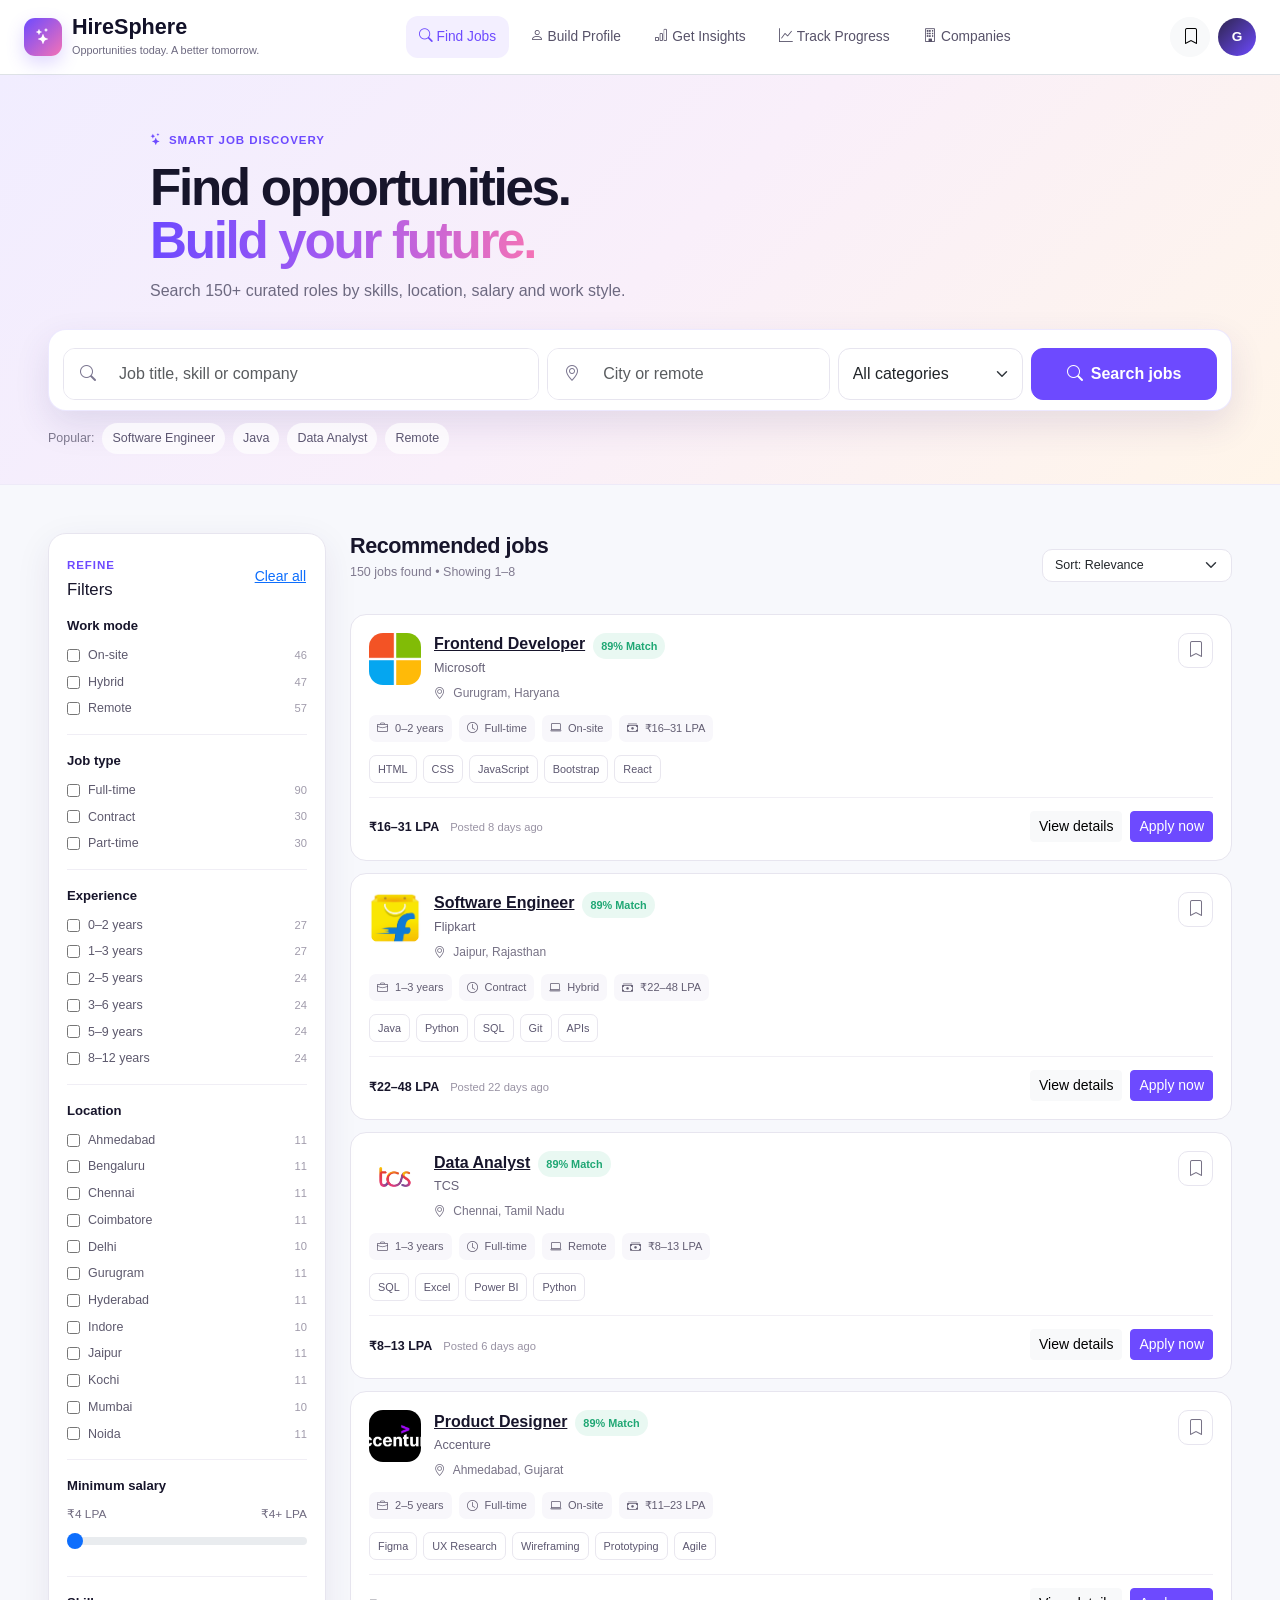
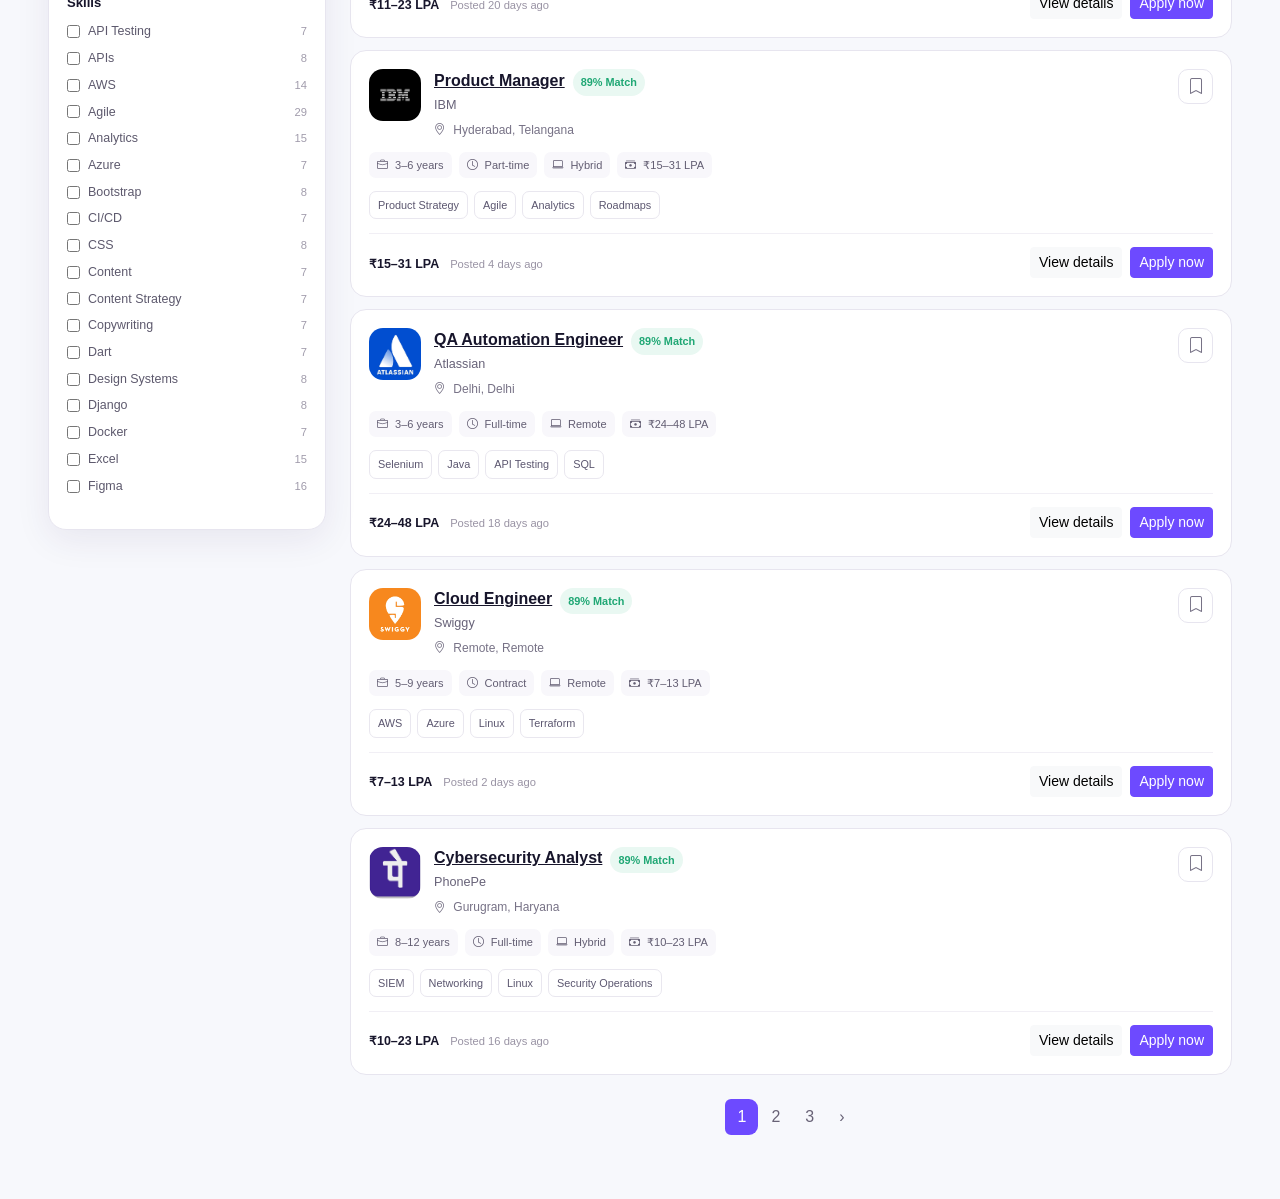
<file: pages/jobs.html>
<!doctype html>
<html lang="en">
<head>
  <meta charset="utf-8">
  <meta name="viewport" content="width=device-width, initial-scale=1">
  <title>Find Jobs — HireSphere</title>
  <meta name="description" content="Search, filter and discover jobs on HireSphere.">
  <link href="https://cdn.jsdelivr.net/npm/bootstrap@5.3.3/dist/css/bootstrap.min.css" rel="stylesheet">
  <link href="https://cdn.jsdelivr.net/npm/bootstrap-icons@1.11.3/font/bootstrap-icons.css" rel="stylesheet">
  <link href="../css/pages/jobs.css" rel="stylesheet">
</head>
<body>
  <header class="hs-header border-bottom bg-white sticky-top">
    <div class="container-fluid px-3 px-lg-4">
      <div class="d-flex align-items-center justify-content-between gap-3 py-3">
        <a class="brand text-decoration-none" href="jobs.html" aria-label="HireSphere Jobs home">
          <span class="brand-mark"><i class="bi bi-stars"></i></span>
          <span><strong>HireSphere</strong><small>Opportunities today. A better tomorrow.</small></span>
        </a>
        <nav class="d-none d-lg-flex align-items-center gap-2" aria-label="Main navigation">
          <a class="nav-link active" href="jobs.html"><i class="bi bi-search"></i> Find Jobs</a>
          <a class="nav-link" href="#profile"><i class="bi bi-person"></i> Build Profile</a>
          <a class="nav-link" href="#insights"><i class="bi bi-bar-chart"></i> Get Insights</a>
          <a class="nav-link" href="#progress"><i class="bi bi-graph-up"></i> Track Progress</a>
          <a class="nav-link" href="#companies"><i class="bi bi-building"></i> Companies</a>
        </nav>
        <div class="d-flex align-items-center gap-2">
          <button class="btn btn-light rounded-circle icon-btn" id="savedTopBtn" title="Saved jobs"><i class="bi bi-bookmark"></i></button>
          <div class="avatar">G</div>
        </div>
      </div>
    </div>
  </header>

  <main>
    <section class="search-hero">
      <div class="container-fluid px-3 px-lg-5">
        <div class="hero-copy">
          <span class="eyebrow"><i class="bi bi-stars"></i> Smart job discovery</span>
          <h1>Find opportunities.<br><span>Build your future.</span></h1>
          <p>Search 150+ curated roles by skills, location, salary and work style.</p>
        </div>
        <form id="jobSearchForm" class="search-panel row g-2 align-items-center" autocomplete="off">
          <div class="col-12 col-lg-5"><div class="input-group search-field"><span class="input-group-text"><i class="bi bi-search"></i></span><input id="keywordInput" class="form-control" placeholder="Job title, skill or company" aria-label="Job title, skill or company"></div></div>
          <div class="col-12 col-lg-3"><div class="input-group search-field"><span class="input-group-text"><i class="bi bi-geo-alt"></i></span><input id="locationInput" class="form-control" placeholder="City or remote" aria-label="Location"></div></div>
          <div class="col-12 col-lg-2"><select id="categoryInput" class="form-select search-select" aria-label="Category"><option value="">All categories</option></select></div>
          <div class="col-12 col-lg-2"><button class="btn btn-primary w-100 search-btn" type="submit"><i class="bi bi-search me-2"></i>Search jobs</button></div>
        </form>
        <div class="popular-row"><span>Popular:</span><button data-popular="Software Engineer">Software Engineer</button><button data-popular="Java">Java</button><button data-popular="Data Analyst">Data Analyst</button><button data-popular="Remote">Remote</button></div>
      </div>
    </section>

    <section class="container-fluid px-3 px-lg-5 py-4 py-lg-5">
      <div class="row g-4">
        <aside class="col-xl-3 col-xxl-2 d-none d-xl-block">
          <div class="filter-card sticky-filter">
            <div class="d-flex align-items-center justify-content-between mb-3"><div><span class="eyebrow">Refine</span><h2 class="filter-title">Filters</h2></div><button id="clearFilters" class="btn btn-sm btn-link p-0">Clear all</button></div>
            <div id="desktopFilters"></div>
          </div>
        </aside>

        <div class="col-xl-9 col-xxl-10">
          <div class="results-toolbar mb-3">
            <div><h2 class="results-title">Recommended jobs</h2><p id="resultSummary" class="results-muted">Loading jobs…</p></div>
            <div class="d-flex align-items-center gap-2"><button class="btn btn-outline-primary d-xl-none" data-bs-toggle="offcanvas" data-bs-target="#filterCanvas"><i class="bi bi-sliders2"></i> Filters</button><select id="sortSelect" class="form-select sort-select"><option value="relevance">Sort: Relevance</option><option value="newest">Newest</option><option value="salary-high">Salary: High to Low</option><option value="salary-low">Salary: Low to High</option><option value="match">Match score</option></select></div>
          </div>
          <div id="activeFilters" class="active-filters mb-3"></div>
          <div id="jobsList" class="jobs-list"></div>
          <div id="emptyState" class="empty-state d-none"><div class="empty-icon"><i class="bi bi-search"></i></div><h3>No matching jobs</h3><p>Try a different keyword, location or filter combination.</p><button class="btn btn-primary" id="resetEmpty">Reset search</button></div>
          <nav class="mt-4" aria-label="Job pagination"><ul id="pagination" class="pagination justify-content-center"></ul></nav>
        </div>
      </div>
    </section>

    <section id="recentSection" class="container-fluid px-3 px-lg-5 pb-5 d-none">
      <div class="section-heading"><div><span class="eyebrow">Pick up where you left off</span><h2>Recently viewed</h2></div></div>
      <div id="recentJobs" class="row g-3"></div>
    </section>
  </main>

  <div class="offcanvas offcanvas-end" tabindex="-1" id="filterCanvas" aria-labelledby="filterCanvasLabel">
    <div class="offcanvas-header border-bottom"><h5 id="filterCanvasLabel">Filter jobs</h5><button type="button" class="btn-close" data-bs-dismiss="offcanvas" aria-label="Close"></button></div>
    <div class="offcanvas-body"><div id="mobileFilters"></div><button id="clearFiltersMobile" class="btn btn-outline-secondary w-100 mt-3">Clear all filters</button></div>
  </div>

  <div class="modal fade" id="applyModal" tabindex="-1" aria-labelledby="applyModalLabel" aria-hidden="true">
    <div class="modal-dialog modal-dialog-centered"><div class="modal-content modal-soft"><div class="modal-header border-0"><div><span class="eyebrow">Quick apply</span><h2 class="modal-title h4" id="applyModalLabel">Apply for this role</h2></div><button type="button" class="btn-close" data-bs-dismiss="modal" aria-label="Close"></button></div><form id="applyForm"><div class="modal-body pt-0"><div id="applyJobName" class="apply-job-preview mb-3"></div><div class="mb-3"><label class="form-label">Full name</label><input name="name" class="form-control" required></div><div class="mb-3"><label class="form-label">Email</label><input name="email" type="email" class="form-control" required></div><div class="mb-3"><label class="form-label">Resume</label><input name="resume" type="file" class="form-control" accept=".pdf,.doc,.docx"></div></div><div class="modal-footer border-0"><button type="button" class="btn btn-light" data-bs-dismiss="modal">Cancel</button><button class="btn btn-primary" type="submit">Submit application</button></div></form></div></div>
  </div>

  <div class="toast-container position-fixed bottom-0 end-0 p-3"><div id="hsToast" class="toast border-0 shadow" role="status"><div class="toast-body d-flex align-items-center gap-2"><i class="bi bi-check-circle-fill text-success"></i><span id="toastText">Done</span></div></div></div>

  <script src="https://cdn.jsdelivr.net/npm/bootstrap@5.3.3/dist/js/bootstrap.bundle.min.js"></script>
  <script src="../js/jobs/job-search.js"></script>
  <script src="../js/jobs/job-filter.js"></script>
  <script src="../js/jobs/job-actions.js"></script>
  <script src="../js/jobs/jobs.js"></script>
</body>
</html>
</file>
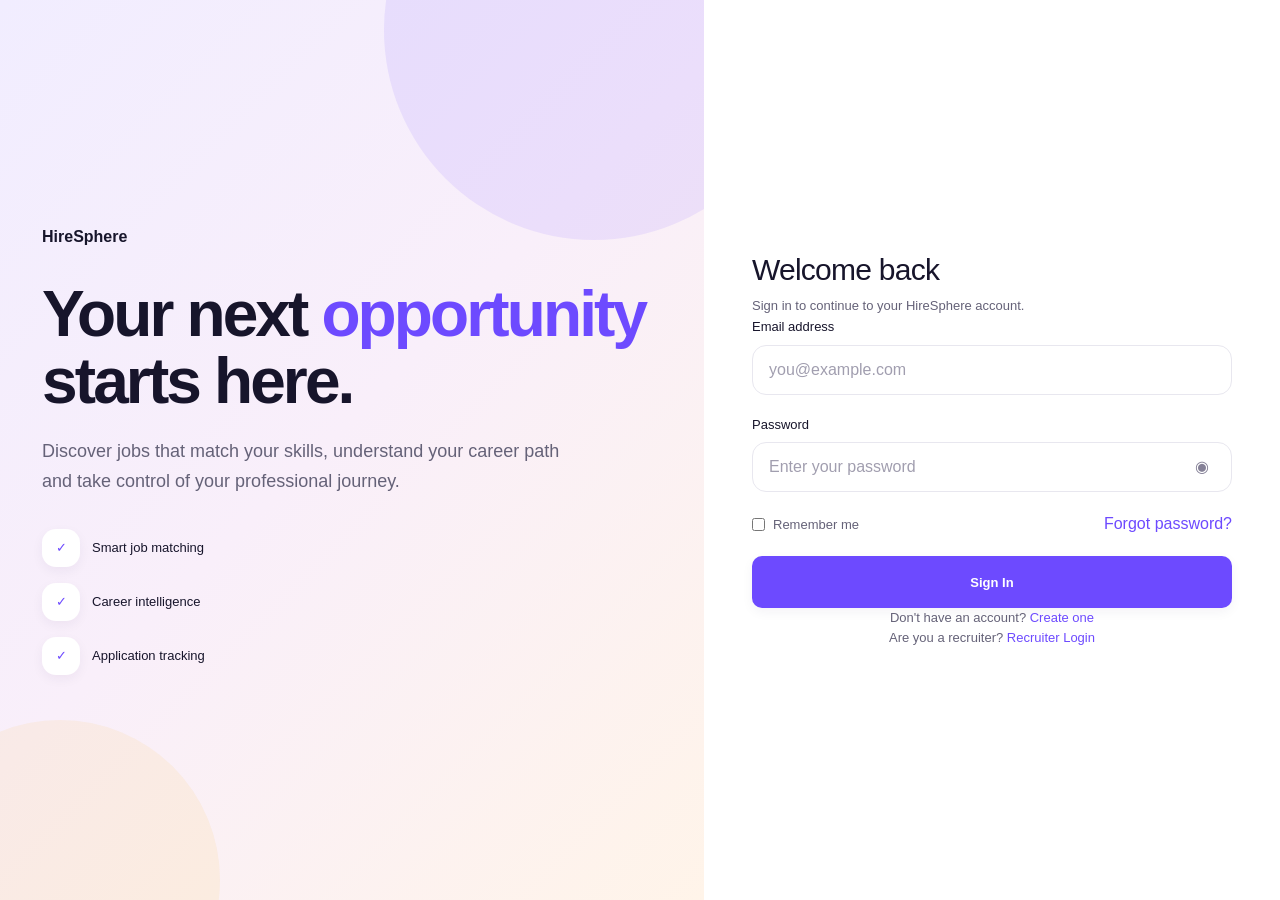
<file: pages/auth/employee-login.html>
<!DOCTYPE html>
<html lang="en">
<head>
  <meta charset="UTF-8">

  <meta
    name="viewport"
    content="width=device-width, initial-scale=1.0"
  >

  <meta
    name="description"
    content="Sign in to your HireSphere employee account."
  >

  <title>Employee Login | HireSphere</title>

  <link
    rel="stylesheet"
    href="../../css/variables.css"
  >

  <link
    rel="stylesheet"
    href="../../css/reset.css"
  >

  <link
    rel="stylesheet"
    href="../../css/global.css"
  >

  <link
    rel="stylesheet"
    href="../../css/components.css"
  >

  <link
    rel="stylesheet"
    href="../../css/animations.css"
  >

  <link
    rel="stylesheet"
    href="../../css/pages/auth.css"
  >

  <link
    rel="stylesheet"
    href="../../css/responsive.css"
  >
</head>

<body class="auth-page">

  <main class="auth-layout">

    <!-- ===================================================
         BRAND PANEL
    ==================================================== -->

    <section class="auth-brand-panel">

      <div class="auth-brand-content">

        <div class="auth-brand-logo">
          <a href="../../index.html">
            <strong>HireSphere</strong>
          </a>
        </div>

        <h1 class="auth-brand-title">
          Your next
          <span>opportunity</span>
          starts here.
        </h1>

        <p class="auth-brand-description">
          Discover jobs that match your skills,
          understand your career path and take
          control of your professional journey.
        </p>

        <div class="auth-brand-features">

          <div class="auth-brand-feature">
            <span class="auth-brand-feature-icon">
              ✓
            </span>

            <span>
              Smart job matching
            </span>
          </div>

          <div class="auth-brand-feature">
            <span class="auth-brand-feature-icon">
              ✓
            </span>

            <span>
              Career intelligence
            </span>
          </div>

          <div class="auth-brand-feature">
            <span class="auth-brand-feature-icon">
              ✓
            </span>

            <span>
              Application tracking
            </span>
          </div>

        </div>

      </div>

    </section>

    <!-- ===================================================
         LOGIN PANEL
    ==================================================== -->

    <section class="auth-form-panel">

      <div class="auth-form-wrapper">

        <header class="auth-form-header">

          <h2 class="auth-form-title">
            Welcome back
          </h2>

          <p class="auth-form-description">
            Sign in to continue to your HireSphere account.
          </p>

        </header>

        <!-- MESSAGE -->

        <div
          id="loginMessage"
          class="auth-message"
          aria-live="polite"
        ></div>

        <!-- FORM -->

        <form
          id="employeeLoginForm"
          class="auth-form"
          novalidate
        >

          <!-- EMAIL -->

          <div class="auth-form-group">

            <label
              class="auth-form-label"
              for="email"
            >
              Email address
            </label>

            <input
              class="auth-form-input"
              id="email"
              name="email"
              type="email"
              placeholder="you@example.com"
              autocomplete="email"
              required
            >

          </div>

          <!-- PASSWORD -->

          <div class="auth-form-group">

            <label
              class="auth-form-label"
              for="password"
            >
              Password
            </label>

            <div class="auth-password-wrapper">

              <input
                class="auth-form-input"
                id="password"
                name="password"
                type="password"
                placeholder="Enter your password"
                autocomplete="current-password"
                required
              >

              <button
                id="passwordToggle"
                class="auth-password-toggle"
                type="button"
                aria-label="Show password"
              >
                ◉
              </button>

            </div>

          </div>

          <!-- OPTIONS -->

          <div class="auth-form-options">

            <label class="auth-checkbox">

              <input
                type="checkbox"
                name="remember"
              >

              <span>
                Remember me
              </span>

            </label>

            <a
              class="auth-link"
              href="./forgot-password.html"
            >
              Forgot password?
            </a>

          </div>

          <!-- SUBMIT -->

          <button
            type="submit"
            class="btn btn-primary auth-submit"
          >
            Sign In
          </button>

        </form>

        <!-- REGISTER -->

        <div class="auth-form-footer">

          Don't have an account?

          <a
            class="auth-link"
            href="./employee-register.html"
          >
            Create one
          </a>

        </div>

        <div class="auth-form-footer">

          Are you a recruiter?

          <a
            class="auth-link"
            href="./recruiter-login.html"
          >
            Recruiter Login
          </a>

        </div>

      </div>

    </section>

  </main>

  <script
    type="module"
    src="../../js/auth/employee-login.js"
  ></script>

</body>
</html>
</file>
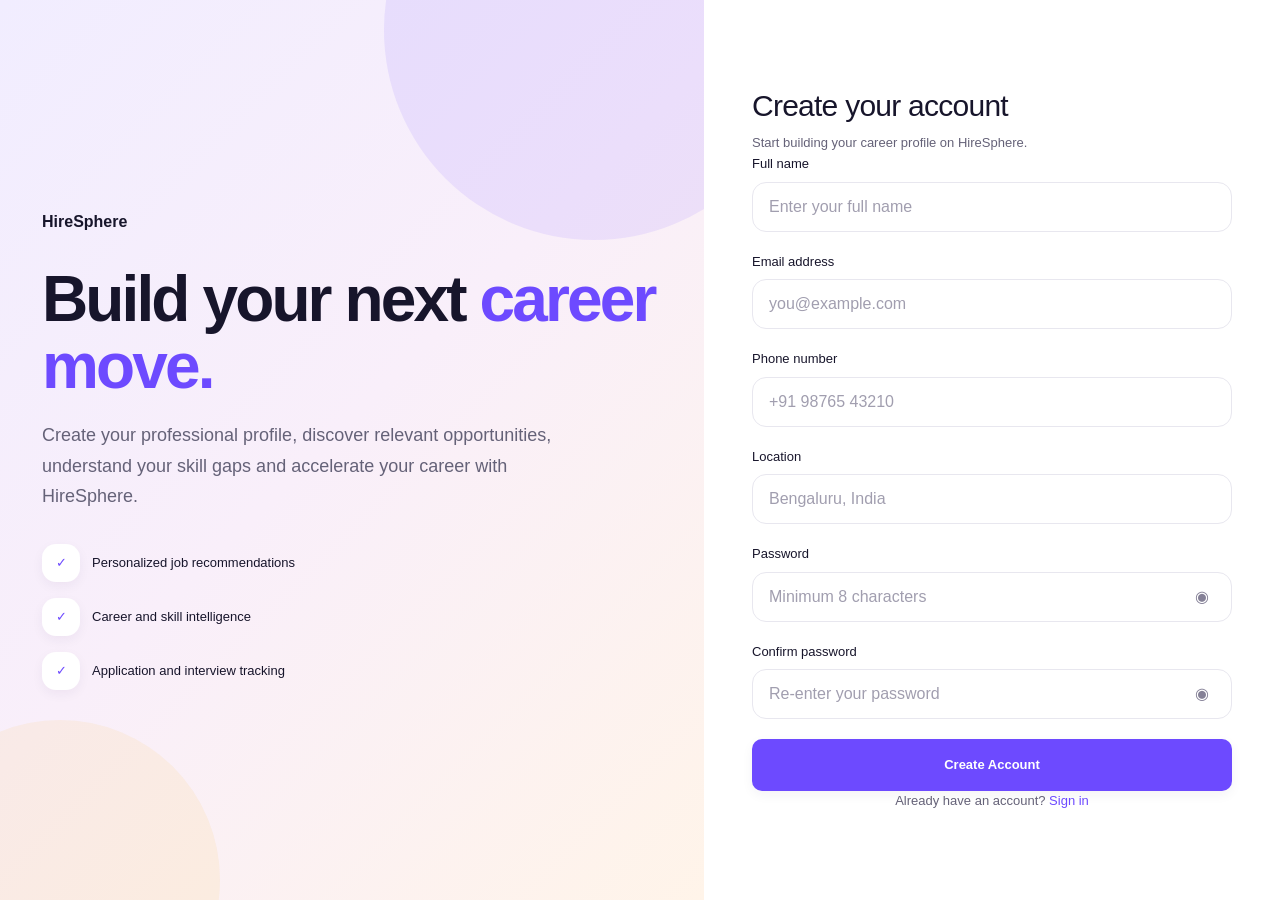
<file: pages/auth/employee-register.html>
<!DOCTYPE html>
<html lang="en">
<head>
  <meta charset="UTF-8">

  <meta
    name="viewport"
    content="width=device-width, initial-scale=1.0"
  >

  <meta
    name="description"
    content="Create your HireSphere employee account."
  >

  <title>Create Employee Account | HireSphere</title>

  <link rel="stylesheet" href="../../css/variables.css">
  <link rel="stylesheet" href="../../css/reset.css">
  <link rel="stylesheet" href="../../css/global.css">
  <link rel="stylesheet" href="../../css/components.css">
  <link rel="stylesheet" href="../../css/animations.css">
  <link rel="stylesheet" href="../../css/pages/auth.css">
  <link rel="stylesheet" href="../../css/responsive.css">
</head>

<body class="auth-page">

  <main class="auth-layout">

    <!-- =====================================================
         BRAND PANEL
    ====================================================== -->

    <section class="auth-brand-panel">

      <div class="auth-brand-content">

        <div class="auth-brand-logo">
          <a href="../../index.html">
            <strong>HireSphere</strong>
          </a>
        </div>

        <h1 class="auth-brand-title">
          Build your next
          <span>career move.</span>
        </h1>

        <p class="auth-brand-description">
          Create your professional profile, discover relevant
          opportunities, understand your skill gaps and
          accelerate your career with HireSphere.
        </p>

        <div class="auth-brand-features">

          <div class="auth-brand-feature">
            <span class="auth-brand-feature-icon">✓</span>
            <span>Personalized job recommendations</span>
          </div>

          <div class="auth-brand-feature">
            <span class="auth-brand-feature-icon">✓</span>
            <span>Career and skill intelligence</span>
          </div>

          <div class="auth-brand-feature">
            <span class="auth-brand-feature-icon">✓</span>
            <span>Application and interview tracking</span>
          </div>

        </div>

      </div>

    </section>

    <!-- =====================================================
         FORM PANEL
    ====================================================== -->

    <section class="auth-form-panel">

      <div class="auth-form-wrapper">

        <header class="auth-form-header">

          <h2 class="auth-form-title">
            Create your account
          </h2>

          <p class="auth-form-description">
            Start building your career profile on HireSphere.
          </p>

        </header>

        <div
          id="registerMessage"
          class="auth-message"
          aria-live="polite"
        ></div>

        <form
          id="employeeRegisterForm"
          class="auth-form"
          novalidate
        >

          <!-- NAME -->

          <div class="auth-form-group">

            <label
              class="auth-form-label"
              for="name"
            >
              Full name
            </label>

            <input
              class="auth-form-input"
              id="name"
              name="name"
              type="text"
              placeholder="Enter your full name"
              autocomplete="name"
              required
            >

          </div>

          <!-- EMAIL -->

          <div class="auth-form-group">

            <label
              class="auth-form-label"
              for="email"
            >
              Email address
            </label>

            <input
              class="auth-form-input"
              id="email"
              name="email"
              type="email"
              placeholder="you@example.com"
              autocomplete="email"
              required
            >

          </div>

          <!-- PHONE -->

          <div class="auth-form-group">

            <label
              class="auth-form-label"
              for="phone"
            >
              Phone number
            </label>

            <input
              class="auth-form-input"
              id="phone"
              name="phone"
              type="tel"
              placeholder="+91 98765 43210"
              autocomplete="tel"
            >

          </div>

          <!-- LOCATION -->

          <div class="auth-form-group">

            <label
              class="auth-form-label"
              for="location"
            >
              Location
            </label>

            <input
              class="auth-form-input"
              id="location"
              name="location"
              type="text"
              placeholder="Bengaluru, India"
              autocomplete="address-level2"
            >

          </div>

          <!-- PASSWORD -->

          <div class="auth-form-group">

            <label
              class="auth-form-label"
              for="password"
            >
              Password
            </label>

            <div class="auth-password-wrapper">

              <input
                class="auth-form-input"
                id="password"
                name="password"
                type="password"
                placeholder="Minimum 8 characters"
                autocomplete="new-password"
                required
              >

              <button
                class="auth-password-toggle"
                id="passwordToggle"
                type="button"
                aria-label="Show password"
              >
                ◉
              </button>

            </div>

          </div>

          <!-- CONFIRM PASSWORD -->

          <div class="auth-form-group">

            <label
              class="auth-form-label"
              for="confirmPassword"
            >
              Confirm password
            </label>

            <div class="auth-password-wrapper">

              <input
                class="auth-form-input"
                id="confirmPassword"
                name="confirmPassword"
                type="password"
                placeholder="Re-enter your password"
                autocomplete="new-password"
                required
              >

              <button
                class="auth-password-toggle"
                id="confirmPasswordToggle"
                type="button"
                aria-label="Show password"
              >
                ◉
              </button>

            </div>

          </div>

          <button
            type="submit"
            class="btn btn-primary auth-submit"
          >
            Create Account
          </button>

        </form>

        <div class="auth-form-footer">
          Already have an account?
          <a
            class="auth-link"
            href="./employee-login.html"
          >
            Sign in
          </a>
        </div>

      </div>

    </section>

  </main>

  <script
    type="module"
    src="../../js/auth/employee-register.js"
  ></script>

</body>
</html>
</file>
<file: css/variables.css>
/* =========================================================
   HIRESPHERE — DESIGN TOKENS
   File: css/variables.css
   Purpose: Single source of truth for the visual system
   ========================================================= */

:root {

    /* =====================================================
       BRAND
       ===================================================== */

    --hs-primary: #6D4AFF;
    --hs-primary-hover: #5B3BE4;
    --hs-primary-active: #4D31C9;
    --hs-primary-soft: #F0ECFF;
    --hs-primary-softer: #F7F5FF;

    --hs-violet: #8B5CF6;
    --hs-lavender: #EDE7FF;

    --hs-pink: #F472B6;
    --hs-pink-soft: #FFF0F7;

    --hs-blue: #5B8DEF;
    --hs-blue-soft: #EDF4FF;

    --hs-mint: #43C7A2;
    --hs-mint-soft: #EAF9F4;

    --hs-gold: #F4B740;
    --hs-gold-soft: #FFF6E5;

    /* =====================================================
       BACKGROUNDS
       ===================================================== */

    --hs-bg: #F7F8FC;
    --hs-bg-soft: #FBFBFD;
    --hs-bg-tint: #F4F3FA;

    --hs-surface: #FFFFFF;
    --hs-surface-raised: #FFFFFF;
    --hs-surface-soft: #FAFAFD;

    /* =====================================================
       TEXT
       ===================================================== */

    --hs-text-primary: #17152B;
    --hs-text-secondary: #656278;
    --hs-text-tertiary: #858197;
    --hs-text-muted: #A19EAF;
    --hs-text-disabled: #BCBAC6;
    --hs-text-inverse: #FFFFFF;

    /* =====================================================
       BORDERS
       ===================================================== */

    --hs-border: #E8E7EF;
    --hs-border-light: #F0EFF5;
    --hs-border-strong: #DCD9E7;

    /* =====================================================
       SEMANTIC
       ===================================================== */

    --hs-success: #1FA774;
    --hs-success-soft: #E9F8F2;

    --hs-warning: #E8A52A;
    --hs-warning-soft: #FFF5DE;

    --hs-danger: #DF5968;
    --hs-danger-soft: #FDECEF;

    --hs-info: #4D83E7;
    --hs-info-soft: #ECF3FF;

    /* =====================================================
       GRADIENTS
       ===================================================== */

    --hs-gradient-brand:
        linear-gradient(
            135deg,
            #6D4AFF 0%,
            #8B5CF6 48%,
            #F472B6 100%
        );

    --hs-gradient-soft:
        linear-gradient(
            135deg,
            #F2EEFF 0%,
            #FCEFFC 100%
        );

    --hs-gradient-hero:
        linear-gradient(
            135deg,
            #F1EDFF 0%,
            #F9EFFA 48%,
            #FFF4E9 100%
        );

    --hs-gradient-success:
        linear-gradient(
            135deg,
            #E8FAF3 0%,
            #F1FCF8 100%
        );

    /* =====================================================
       TYPOGRAPHY
       ===================================================== */

    --hs-font-sans:
        Inter,
        ui-sans-serif,
        -apple-system,
        BlinkMacSystemFont,
        "Segoe UI",
        sans-serif;

    --hs-font-display:
        Georgia,
        "Times New Roman",
        serif;

    --hs-font-mono:
        "SFMono-Regular",
        Consolas,
        "Liberation Mono",
        monospace;

    /* Font sizes */

    --hs-text-xs: 0.75rem;       /* 12px */
    --hs-text-sm: 0.8125rem;    /* 13px */
    --hs-text-md: 0.875rem;      /* 14px */
    --hs-text-base: 1rem;        /* 16px */
    --hs-text-lg: 1.125rem;      /* 18px */
    --hs-text-xl: 1.25rem;       /* 20px */
    --hs-text-2xl: 1.5rem;       /* 24px */
    --hs-text-3xl: 1.875rem;     /* 30px */
    --hs-text-4xl: 2.25rem;      /* 36px */
    --hs-text-5xl: 3rem;         /* 48px */
    --hs-text-6xl: 4rem;         /* 64px */

    /* Weights */

    --hs-weight-regular: 400;
    --hs-weight-medium: 500;
    --hs-weight-semibold: 600;
    --hs-weight-bold: 700;

    /* Line heights */

    --hs-leading-tight: 1.15;
    --hs-leading-snug: 1.3;
    --hs-leading-normal: 1.5;
    --hs-leading-relaxed: 1.7;

    /* =====================================================
       SPACING
       ===================================================== */

    --hs-space-1: 4px;
    --hs-space-2: 8px;
    --hs-space-3: 12px;
    --hs-space-4: 16px;
    --hs-space-5: 20px;
    --hs-space-6: 24px;
    --hs-space-8: 32px;
    --hs-space-10: 40px;
    --hs-space-12: 48px;
    --hs-space-16: 64px;
    --hs-space-20: 80px;
    --hs-space-24: 96px;

    /* =====================================================
       RADIUS
       ===================================================== */

    --hs-radius-xs: 6px;
    --hs-radius-sm: 10px;
    --hs-radius-md: 14px;
    --hs-radius-lg: 18px;
    --hs-radius-xl: 24px;
    --hs-radius-2xl: 30px;
    --hs-radius-pill: 999px;

    /* =====================================================
       SHADOWS
       ===================================================== */

    --hs-shadow-xs:
        0 1px 3px rgba(35, 28, 72, 0.04);

    --hs-shadow-sm:
        0 4px 12px rgba(35, 28, 72, 0.05);

    --hs-shadow-md:
        0 8px 24px rgba(35, 28, 72, 0.07);

    --hs-shadow-lg:
        0 16px 40px rgba(35, 28, 72, 0.10);

    --hs-shadow-xl:
        0 24px 60px rgba(35, 28, 72, 0.12);

    /* =====================================================
       LAYOUT
       ===================================================== */

    --hs-sidebar-width: 192px;
    --hs-sidebar-collapsed-width: 76px;
    --hs-header-height: 72px;

    --hs-content-max-width: 1480px;
    --hs-content-padding: 24px;

    /* =====================================================
       CONTROLS
       ===================================================== */

    --hs-input-height: 46px;
    --hs-button-height: 44px;
    --hs-button-height-sm: 38px;
    --hs-button-height-lg: 52px;

    /* =====================================================
       TRANSITIONS
       ===================================================== */

    --hs-duration-fast: 150ms;
    --hs-duration-normal: 220ms;
    --hs-duration-slow: 350ms;

    --hs-ease:
        cubic-bezier(0.2, 0.8, 0.2, 1);

    /* =====================================================
       Z-INDEX
       ===================================================== */

    --hs-z-base: 1;
    --hs-z-dropdown: 100;
    --hs-z-sticky: 200;
    --hs-z-overlay: 300;
    --hs-z-modal: 400;
    --hs-z-toast: 500;
}
</file>
<file: css/global.css>
/* =========================================================
   HIRESPHERE — GLOBAL STYLES
   File: css/global.css
   ========================================================= */

html {
    background: var(--hs-bg);
}

body {
    min-width: 320px;
    min-height: 100vh;

    background: var(--hs-bg);
    color: var(--hs-text-primary);

    font-family: var(--hs-font-sans);
    font-size: var(--hs-text-base);
    font-weight: var(--hs-weight-regular);
    line-height: var(--hs-leading-normal);

    text-rendering: optimizeLegibility;
    -webkit-font-smoothing: antialiased;
    -moz-osx-font-smoothing: grayscale;
}

/* =========================================================
   TYPOGRAPHY
   ========================================================= */

h1,
h2,
h3,
h4,
h5,
h6 {
    color: var(--hs-text-primary);
    font-weight: var(--hs-weight-semibold);
    line-height: var(--hs-leading-tight);
}

h1 {
    font-size: clamp(
        2.5rem,
        4vw,
        var(--hs-text-6xl)
    );
}

h2 {
    font-size: clamp(
        1.75rem,
        3vw,
        var(--hs-text-4xl)
    );
}

h3 {
    font-size: var(--hs-text-2xl);
}

h4 {
    font-size: var(--hs-text-xl);
}

p {
    color: var(--hs-text-secondary);
}

small {
    font-size: var(--hs-text-sm);
}

strong {
    font-weight: var(--hs-weight-semibold);
}

/* Editorial display typography */

.display-text {
    font-family: var(--hs-font-display);
    font-weight: 400;
    letter-spacing: -0.035em;
}

.text-gradient {
    background: var(--hs-gradient-brand);
    -webkit-background-clip: text;
    background-clip: text;
    color: transparent;
}

/* =========================================================
   LINKS
   ========================================================= */

a {
    transition:
        color var(--hs-duration-normal) var(--hs-ease);
}

a:hover {
    color: var(--hs-primary);
}

/* =========================================================
   FOCUS
   ========================================================= */

:focus-visible {
    outline: 3px solid rgba(109, 74, 255, 0.28);
    outline-offset: 3px;
}

/* =========================================================
   SELECTION
   ========================================================= */

::selection {
    background: var(--hs-lavender);
    color: var(--hs-primary-active);
}

/* =========================================================
   SCROLLBAR
   ========================================================= */

* {
    scrollbar-width: thin;
    scrollbar-color: var(--hs-border-strong) transparent;
}

*::-webkit-scrollbar {
    width: 8px;
    height: 8px;
}

*::-webkit-scrollbar-track {
    background: transparent;
}

*::-webkit-scrollbar-thumb {
    background: var(--hs-border-strong);
    border-radius: var(--hs-radius-pill);
}

/* =========================================================
   COMMON
   ========================================================= */

.container {
    width: min(
        100% - 48px,
        var(--hs-content-max-width)
    );

    margin-inline: auto;
}

.section {
    padding-block: var(--hs-space-16);
}

.section-header {
    display: flex;
    align-items: flex-end;
    justify-content: space-between;
    gap: var(--hs-space-6);
    margin-bottom: var(--hs-space-8);
}

.section-title {
    font-size: var(--hs-text-2xl);
    font-weight: var(--hs-weight-semibold);
    letter-spacing: -0.02em;
}

.section-description {
    max-width: 620px;
    margin-top: var(--hs-space-2);
    color: var(--hs-text-secondary);
}

/* =========================================================
   ACCESSIBILITY
   ========================================================= */

.sr-only {
    position: absolute;
    width: 1px;
    height: 1px;
    padding: 0;
    margin: -1px;
    overflow: hidden;
    clip: rect(0, 0, 0, 0);
    white-space: nowrap;
    border: 0;
}

/* =========================================================
   COLOR UTILITIES
   ========================================================= */

.text-primary {
    color: var(--hs-text-primary);
}

.text-secondary {
    color: var(--hs-text-secondary);
}

.text-muted {
    color: var(--hs-text-muted);
}

.text-success {
    color: var(--hs-success);
}

.text-warning {
    color: var(--hs-warning);
}

.text-danger {
    color: var(--hs-danger);
}

.text-brand {
    color: var(--hs-primary);
}
</file>
<file: css/components.css>
/* =========================================================
   HIRESPHERE — SHARED COMPONENTS
   File: css/components.css
   ========================================================= */

/* =========================================================
   BUTTONS
   ========================================================= */

.btn {
    min-height: var(--hs-button-height);

    display: inline-flex;
    align-items: center;
    justify-content: center;
    gap: var(--hs-space-2);

    padding: 0 var(--hs-space-5);

    border: 1px solid transparent;
    border-radius: var(--hs-radius-sm);

    font-size: var(--hs-text-sm);
    font-weight: var(--hs-weight-semibold);

    white-space: nowrap;

    transition:
        background var(--hs-duration-normal) var(--hs-ease),
        border-color var(--hs-duration-normal) var(--hs-ease),
        color var(--hs-duration-normal) var(--hs-ease),
        box-shadow var(--hs-duration-normal) var(--hs-ease),
        transform var(--hs-duration-fast) var(--hs-ease);
}

.btn:hover {
    transform: translateY(-1px);
}

.btn:active {
    transform: translateY(0);
}

.btn-primary {
    color: var(--hs-text-inverse);
    background: var(--hs-primary);
    box-shadow: var(--hs-shadow-sm);
}

.btn-primary:hover {
    background: var(--hs-primary-hover);
    box-shadow: var(--hs-shadow-md);
}

.btn-secondary {
    color: var(--hs-primary);
    background: var(--hs-primary-soft);
}

.btn-secondary:hover {
    background: var(--hs-lavender);
}

.btn-outline {
    color: var(--hs-text-primary);
    background: var(--hs-surface);
    border-color: var(--hs-border);
}

.btn-outline:hover {
    border-color: var(--hs-border-strong);
    background: var(--hs-bg-soft);
}

.btn-ghost {
    color: var(--hs-text-secondary);
    background: transparent;
}

.btn-ghost:hover {
    color: var(--hs-primary);
    background: var(--hs-primary-soft);
}

.btn-danger {
    color: var(--hs-danger);
    background: var(--hs-danger-soft);
}

.btn-sm {
    min-height: var(--hs-button-height-sm);
    padding-inline: var(--hs-space-4);
    font-size: var(--hs-text-xs);
}

.btn-lg {
    min-height: var(--hs-button-height-lg);
    padding-inline: var(--hs-space-6);
    border-radius: var(--hs-radius-md);
    font-size: var(--hs-text-base);
}

/* =========================================================
   CARDS
   ========================================================= */

.card {
    background: var(--hs-surface);

    border: 1px solid var(--hs-border-light);
    border-radius: var(--hs-radius-lg);

    box-shadow: var(--hs-shadow-xs);
}

.card-raised {
    box-shadow: var(--hs-shadow-sm);
}

.card-hover {
    transition:
        transform var(--hs-duration-normal) var(--hs-ease),
        box-shadow var(--hs-duration-normal) var(--hs-ease),
        border-color var(--hs-duration-normal) var(--hs-ease);
}

.card-hover:hover {
    transform: translateY(-2px);
    border-color: var(--hs-border);
    box-shadow: var(--hs-shadow-md);
}

.card-header {
    display: flex;
    align-items: center;
    justify-content: space-between;
    gap: var(--hs-space-4);

    padding: var(--hs-space-5) var(--hs-space-6);

    border-bottom: 1px solid var(--hs-border-light);
}

.card-body {
    padding: var(--hs-space-6);
}

.card-footer {
    padding: var(--hs-space-5) var(--hs-space-6);

    border-top: 1px solid var(--hs-border-light);
}

/* =========================================================
   INPUTS
   ========================================================= */

.form-group {
    display: flex;
    flex-direction: column;
    gap: var(--hs-space-2);
}

.form-label {
    color: var(--hs-text-primary);

    font-size: var(--hs-text-sm);
    font-weight: var(--hs-weight-medium);
}

.form-help {
    color: var(--hs-text-muted);
    font-size: var(--hs-text-xs);
}

.input,
.select,
.textarea {
    width: 100%;

    border: 1px solid var(--hs-border);
    border-radius: var(--hs-radius-sm);

    background: var(--hs-surface);
    color: var(--hs-text-primary);

    transition:
        border-color var(--hs-duration-normal) var(--hs-ease),
        box-shadow var(--hs-duration-normal) var(--hs-ease);
}

.input,
.select {
    min-height: var(--hs-input-height);
    padding: 0 var(--hs-space-4);
}

.textarea {
    min-height: 120px;
    padding: var(--hs-space-3) var(--hs-space-4);
}

.input::placeholder,
.textarea::placeholder {
    color: var(--hs-text-muted);
}

.input:hover,
.select:hover,
.textarea:hover {
    border-color: var(--hs-border-strong);
}

.input:focus,
.select:focus,
.textarea:focus {
    border-color: var(--hs-primary);
    box-shadow:
        0 0 0 4px
        rgba(109, 74, 255, 0.10);
    outline: none;
}

/* =========================================================
   SEARCH BAR
   ========================================================= */

.search-bar {
    display: flex;
    align-items: center;
    gap: var(--hs-space-3);

    padding: var(--hs-space-2);

    background: var(--hs-surface);

    border: 1px solid var(--hs-border);
    border-radius: var(--hs-radius-lg);

    box-shadow: var(--hs-shadow-md);
}

.search-field {
    flex: 1;
    min-width: 0;
}

.search-field input {
    width: 100%;
    min-height: 48px;

    border: 0;
    outline: 0;
    background: transparent;

    color: var(--hs-text-primary);
}

.search-field input::placeholder {
    color: var(--hs-text-muted);
}

.search-action {
    flex-shrink: 0;
}

/* =========================================================
   BADGES / CHIPS
   ========================================================= */

.badge {
    display: inline-flex;
    align-items: center;
    gap: 6px;

    min-height: 26px;

    padding: 0 10px;

    border-radius: var(--hs-radius-pill);

    font-size: var(--hs-text-xs);
    font-weight: var(--hs-weight-semibold);

    white-space: nowrap;
}

.badge-primary {
    color: var(--hs-primary);
    background: var(--hs-primary-soft);
}

.badge-success {
    color: var(--hs-success);
    background: var(--hs-success-soft);
}

.badge-warning {
    color: var(--hs-warning);
    background: var(--hs-warning-soft);
}

.badge-danger {
    color: var(--hs-danger);
    background: var(--hs-danger-soft);
}

.badge-info {
    color: var(--hs-info);
    background: var(--hs-info-soft);
}

.badge-neutral {
    color: var(--hs-text-secondary);
    background: var(--hs-bg-tint);
}

/* =========================================================
   AVATAR
   ========================================================= */

.avatar {
    display: inline-flex;
    align-items: center;
    justify-content: center;

    flex-shrink: 0;

    width: 40px;
    height: 40px;

    overflow: hidden;

    border-radius: 50%;

    background: var(--hs-primary-soft);

    color: var(--hs-primary);

    font-weight: var(--hs-weight-semibold);
}

.avatar-sm {
    width: 32px;
    height: 32px;
    font-size: var(--hs-text-xs);
}

.avatar-lg {
    width: 56px;
    height: 56px;
}

.avatar img {
    width: 100%;
    height: 100%;
    object-fit: cover;
}

/* =========================================================
   ICON CONTAINER
   ========================================================= */

.icon-box {
    width: 42px;
    height: 42px;

    display: inline-flex;
    align-items: center;
    justify-content: center;

    border-radius: var(--hs-radius-md);

    background: var(--hs-primary-soft);
    color: var(--hs-primary);
}

.icon-box-pink {
    background: var(--hs-pink-soft);
    color: var(--hs-pink);
}

.icon-box-blue {
    background: var(--hs-blue-soft);
    color: var(--hs-blue);
}

.icon-box-mint {
    background: var(--hs-mint-soft);
    color: var(--hs-mint);
}

.icon-box-gold {
    background: var(--hs-gold-soft);
    color: var(--hs-gold);
}

/* =========================================================
   JOB CARD
   ========================================================= */

.job-card {
    display: flex;
    flex-direction: column;
    gap: var(--hs-space-4);

    padding: var(--hs-space-5);

    background: var(--hs-surface);

    border: 1px solid var(--hs-border-light);
    border-radius: var(--hs-radius-lg);

    transition:
        transform var(--hs-duration-normal) var(--hs-ease),
        box-shadow var(--hs-duration-normal) var(--hs-ease),
        border-color var(--hs-duration-normal) var(--hs-ease);
}

.job-card:hover {
    transform: translateY(-2px);
    border-color: var(--hs-border);
    box-shadow: var(--hs-shadow-md);
}

.job-card-header {
    display: flex;
    align-items: flex-start;
    justify-content: space-between;
    gap: var(--hs-space-4);
}

.job-card-company {
    display: flex;
    align-items: center;
    gap: var(--hs-space-3);
}

.job-card-title {
    margin-top: var(--hs-space-3);

    color: var(--hs-text-primary);

    font-size: var(--hs-text-lg);
    font-weight: var(--hs-weight-semibold);
    line-height: var(--hs-leading-snug);
}

.job-card-company-name {
    color: var(--hs-text-secondary);
    font-size: var(--hs-text-sm);
}

.job-card-meta {
    display: flex;
    flex-wrap: wrap;
    gap: var(--hs-space-2);

    color: var(--hs-text-secondary);

    font-size: var(--hs-text-sm);
}

.job-card-skills {
    display: flex;
    flex-wrap: wrap;
    gap: var(--hs-space-2);
}

.job-card-footer {
    display: flex;
    align-items: center;
    justify-content: space-between;
    gap: var(--hs-space-4);

    margin-top: auto;
}

/* =========================================================
   PROGRESS
   ========================================================= */

.progress {
    width: 100%;
    height: 8px;

    overflow: hidden;

    background: var(--hs-bg-tint);

    border-radius: var(--hs-radius-pill);
}

.progress-value {
    height: 100%;

    border-radius: inherit;

    background: var(--hs-gradient-brand);

    transition: width 600ms var(--hs-ease);
}

.progress-success .progress-value {
    background: var(--hs-mint);
}

.progress-warning .progress-value {
    background: var(--hs-gold);
}

.progress-danger .progress-value {
    background: var(--hs-danger);
}

/* =========================================================
   DIVIDER
   ========================================================= */

.divider {
    width: 100%;
    height: 1px;
    background: var(--hs-border-light);
}

/* =========================================================
   DROPDOWN
   ========================================================= */

.dropdown-menu {
    position: absolute;
    z-index: var(--hs-z-dropdown);

    min-width: 200px;

    padding: var(--hs-space-2);

    background: var(--hs-surface);

    border: 1px solid var(--hs-border-light);
    border-radius: var(--hs-radius-md);

    box-shadow: var(--hs-shadow-lg);
}

.dropdown-item {
    width: 100%;

    display: flex;
    align-items: center;
    gap: var(--hs-space-3);

    padding: 10px 12px;

    border-radius: var(--hs-radius-sm);

    color: var(--hs-text-secondary);

    font-size: var(--hs-text-sm);

    transition:
        background var(--hs-duration-fast) var(--hs-ease),
        color var(--hs-duration-fast) var(--hs-ease);
}

.dropdown-item:hover {
    color: var(--hs-text-primary);
    background: var(--hs-primary-softer);
}

/* =========================================================
   TOAST
   ========================================================= */

.toast {
    display: flex;
    align-items: flex-start;
    gap: var(--hs-space-3);

    padding: var(--hs-space-4);

    background: var(--hs-surface);

    border: 1px solid var(--hs-border-light);
    border-radius: var(--hs-radius-md);

    box-shadow: var(--hs-shadow-lg);
}

.toast-title {
    color: var(--hs-text-primary);
    font-weight: var(--hs-weight-semibold);
}

.toast-message {
    margin-top: 2px;
    color: var(--hs-text-secondary);
    font-size: var(--hs-text-sm);
}

/* =========================================================
   EMPTY STATE
   ========================================================= */

.empty-state {
    display: flex;
    flex-direction: column;
    align-items: center;
    justify-content: center;

    min-height: 260px;

    padding: var(--hs-space-8);

    text-align: center;

    background: var(--hs-surface);

    border: 1px dashed var(--hs-border-strong);
    border-radius: var(--hs-radius-lg);
}

.empty-state-title {
    margin-top: var(--hs-space-4);

    font-size: var(--hs-text-lg);
    font-weight: var(--hs-weight-semibold);
}

.empty-state-description {
    max-width: 420px;
    margin-top: var(--hs-space-2);
}

/* =========================================================
   TABLE
   ========================================================= */

.data-table {
    overflow: hidden;

    background: var(--hs-surface);

    border: 1px solid var(--hs-border-light);
    border-radius: var(--hs-radius-lg);
}

.data-table th,
.data-table td {
    padding: var(--hs-space-4);

    text-align: left;

    border-bottom: 1px solid var(--hs-border-light);
}

.data-table th {
    color: var(--hs-text-secondary);

    background: var(--hs-bg-soft);

    font-size: var(--hs-text-xs);
    font-weight: var(--hs-weight-semibold);
    text-transform: uppercase;
    letter-spacing: 0.04em;
}

.data-table td {
    color: var(--hs-text-primary);
    font-size: var(--hs-text-sm);
}

.data-table tr:last-child td {
    border-bottom: 0;
}

/* =========================================================
   MODAL
   ========================================================= */

.modal-backdrop {
    position: fixed;
    inset: 0;

    display: grid;
    place-items: center;

    padding: var(--hs-space-6);

    background: rgba(21, 20, 42, 0.28);

    backdrop-filter: blur(6px);
    -webkit-backdrop-filter: blur(6px);

    z-index: var(--hs-z-overlay);
}

.modal {
    width: min(100%, 560px);

    background: var(--hs-surface);

    border: 1px solid var(--hs-border-light);
    border-radius: var(--hs-radius-xl);

    box-shadow: var(--hs-shadow-xl);

    z-index: var(--hs-z-modal);
}

.modal-header {
    display: flex;
    align-items: center;
    justify-content: space-between;

    padding: var(--hs-space-6);

    border-bottom: 1px solid var(--hs-border-light);
}

.modal-body {
    padding: var(--hs-space-6);
}

.modal-footer {
    display: flex;
    justify-content: flex-end;
    gap: var(--hs-space-3);

    padding: var(--hs-space-6);

    border-top: 1px solid var(--hs-border-light);
}
</file>
<file: css/animations.css>
/* =========================================================
   HIRESPHERE — ANIMATION SYSTEM
   File: css/animations.css
   ========================================================= */

/* =========================================================
   KEYFRAMES
   ========================================================= */

@keyframes hs-fade-in {
    from {
        opacity: 0;
    }

    to {
        opacity: 1;
    }
}

@keyframes hs-fade-up {
    from {
        opacity: 0;
        transform: translateY(10px);
    }

    to {
        opacity: 1;
        transform: translateY(0);
    }
}

@keyframes hs-fade-down {
    from {
        opacity: 0;
        transform: translateY(-10px);
    }

    to {
        opacity: 1;
        transform: translateY(0);
    }
}

@keyframes hs-scale-in {
    from {
        opacity: 0;
        transform: scale(0.97);
    }

    to {
        opacity: 1;
        transform: scale(1);
    }
}

@keyframes hs-pulse-soft {
    0%,
    100% {
        opacity: 1;
    }

    50% {
        opacity: 0.62;
    }
}

@keyframes hs-spin {
    to {
        transform: rotate(360deg);
    }
}

@keyframes hs-shimmer {
    from {
        background-position: -800px 0;
    }

    to {
        background-position: 800px 0;
    }
}

/* =========================================================
   ANIMATION UTILITIES
   ========================================================= */

.animate-fade {
    animation:
        hs-fade-in
        var(--hs-duration-slow)
        var(--hs-ease)
        both;
}

.animate-fade-up {
    animation:
        hs-fade-up
        var(--hs-duration-slow)
        var(--hs-ease)
        both;
}

.animate-fade-down {
    animation:
        hs-fade-down
        var(--hs-duration-slow)
        var(--hs-ease)
        both;
}

.animate-scale {
    animation:
        hs-scale-in
        var(--hs-duration-normal)
        var(--hs-ease)
        both;
}

/* =========================================================
   STAGGER
   ========================================================= */

.stagger > * {
    animation:
        hs-fade-up
        500ms
        var(--hs-ease)
        both;
}

.stagger > *:nth-child(1) {
    animation-delay: 50ms;
}

.stagger > *:nth-child(2) {
    animation-delay: 100ms;
}

.stagger > *:nth-child(3) {
    animation-delay: 150ms;
}

.stagger > *:nth-child(4) {
    animation-delay: 200ms;
}

.stagger > *:nth-child(5) {
    animation-delay: 250ms;
}

.stagger > *:nth-child(6) {
    animation-delay: 300ms;
}

/* =========================================================
   LOADING
   ========================================================= */

.loading {
    animation:
        hs-pulse-soft
        1.6s
        ease-in-out
        infinite;
}

.spinner {
    width: 20px;
    height: 20px;

    border: 2px solid var(--hs-primary-soft);
    border-top-color: var(--hs-primary);

    border-radius: 50%;

    animation:
        hs-spin
        700ms
        linear
        infinite;
}

/* =========================================================
   SKELETON
   ========================================================= */

.skeleton {
    position: relative;
    overflow: hidden;

    background: #F0EFF5;
}

.skeleton::after {
    content: "";

    position: absolute;
    inset: 0;

    background:
        linear-gradient(
            90deg,
            transparent 0%,
            rgba(255, 255, 255, 0.65) 50%,
            transparent 100%
        );

    background-size: 800px 100%;

    animation:
        hs-shimmer
        1.6s
        linear
        infinite;
}

/* =========================================================
   HOVER UTILITIES
   ========================================================= */

.hover-lift {
    transition:
        transform var(--hs-duration-normal) var(--hs-ease),
        box-shadow var(--hs-duration-normal) var(--hs-ease);
}

.hover-lift:hover {
    transform: translateY(-3px);
    box-shadow: var(--hs-shadow-md);
}

/* =========================================================
   REDUCED MOTION
   ========================================================= */

@media (prefers-reduced-motion: reduce) {

    *,
    *::before,
    *::after {
        scroll-behavior: auto !important;
        animation-duration: 0.01ms !important;
        animation-iteration-count: 1 !important;
        transition-duration: 0.01ms !important;
    }
}
</file>
<file: css/pages/auth.css>
/* =========================================================
   HIRESPHERE AUTHENTICATION
========================================================= */

.auth-page {
  min-height: 100vh;
  display: flex;
  align-items: stretch;
  background: var(--hs-bg);
}

/* =========================================================
   AUTH LAYOUT
========================================================= */

.auth-layout {
  width: 100%;
  min-height: 100vh;
  display: grid;
  grid-template-columns: minmax(0, 1.1fr) minmax(420px, 0.9fr);
}

/* =========================================================
   BRAND PANEL
========================================================= */

.auth-brand-panel {
  position: relative;
  display: flex;
  flex-direction: column;
  justify-content: center;
  padding: var(--hs-space-10);
  overflow: hidden;
  background: var(--hs-gradient-hero);
}

.auth-brand-panel::before,
.auth-brand-panel::after {
  content: "";
  position: absolute;
  border-radius: 50%;
  pointer-events: none;
}

.auth-brand-panel::before {
  width: 420px;
  height: 420px;
  top: -180px;
  right: -100px;
  background: rgba(109, 74, 255, 0.1);
}

.auth-brand-panel::after {
  width: 320px;
  height: 320px;
  bottom: -140px;
  left: -100px;
  background: rgba(244, 183, 64, 0.1);
}

/* =========================================================
   BRAND CONTENT
========================================================= */

.auth-brand-content {
  position: relative;
  z-index: 2;
  max-width: 620px;
  margin: 0 auto;
}

.auth-brand-logo {
  margin-bottom: var(--hs-space-8);
}

.auth-brand-title {
  margin: 0 0 var(--hs-space-5);
  color: var(--hs-text-primary);
  font-size: clamp(2.5rem, 5vw, 4.5rem);
  line-height: 1.05;
  letter-spacing: -0.045em;
}

.auth-brand-title span {
  color: var(--hs-primary);
}

.auth-brand-description {
  max-width: 520px;
  margin-bottom: var(--hs-space-8);
  color: var(--hs-text-secondary);
  font-size: var(--hs-text-lg);
  line-height: var(--hs-leading-relaxed);
}

/* =========================================================
   BRAND FEATURES
========================================================= */

.auth-brand-features {
  display: grid;
  gap: var(--hs-space-4);
}

.auth-brand-feature {
  display: flex;
  align-items: center;
  gap: var(--hs-space-3);
  color: var(--hs-text-primary);
  font-size: var(--hs-text-sm);
  font-weight: var(--hs-font-medium);
}

.auth-brand-feature-icon {
  width: 38px;
  height: 38px;
  display: grid;
  place-items: center;
  flex-shrink: 0;
  border-radius: var(--hs-radius-md);
  background: var(--hs-surface);
  color: var(--hs-primary);
  box-shadow: var(--hs-shadow-sm);
}

/* =========================================================
   AUTH FORM PANEL
========================================================= */

.auth-form-panel {
  display: flex;
  align-items: center;
  justify-content: center;
  padding: var(--hs-space-8);
  background: var(--hs-surface);
}

.auth-form-wrapper {
  width: 100%;
  max-width: 480px;
}

/* =========================================================
   FORM HEADER
========================================================= */

.auth-form-header {
  margin-bottom: var(--hs-space-7);
}

.auth-form-title {
  margin: 0 0 var(--hs-space-2);
  color: var(--hs-text-primary);
  font-size: var(--hs-text-3xl);
  font-weight: var(--hs-font-bold);
  letter-spacing: -0.025em;
}

.auth-form-description {
  margin: 0;
  color: var(--hs-text-secondary);
  font-size: var(--hs-text-sm);
  line-height: var(--hs-leading-relaxed);
}

/* =========================================================
   FORM
========================================================= */

.auth-form {
  display: grid;
  gap: var(--hs-space-5);
}

.auth-form-group {
  display: grid;
  gap: var(--hs-space-2);
}

.auth-form-label {
  color: var(--hs-text-primary);
  font-size: var(--hs-text-sm);
  font-weight: var(--hs-font-semibold);
}

.auth-form-input {
  width: 100%;
  min-height: 50px;
  padding: 0 var(--hs-space-4);
  border: 1px solid var(--hs-border);
  border-radius: var(--hs-radius-md);
  outline: none;
  background: var(--hs-surface);
  color: var(--hs-text-primary);
  font: inherit;
  transition:
    border-color 160ms ease,
    box-shadow 160ms ease,
    background 160ms ease;
}

.auth-form-input::placeholder {
  color: var(--hs-text-muted);
}

.auth-form-input:focus {
  border-color: var(--hs-primary);
  box-shadow: 0 0 0 4px var(--hs-primary-soft);
}

.auth-form-input.is-invalid {
  border-color: var(--hs-danger);
  box-shadow: 0 0 0 4px var(--hs-danger-soft);
}

/* =========================================================
   PASSWORD FIELD
========================================================= */

.auth-password-wrapper {
  position: relative;
}

.auth-password-wrapper .auth-form-input {
  padding-right: 52px;
}

.auth-password-toggle {
  position: absolute;
  top: 50%;
  right: 12px;
  width: 36px;
  height: 36px;
  transform: translateY(-50%);
  display: grid;
  place-items: center;
  border: 0;
  background: transparent;
  color: var(--hs-text-tertiary);
  cursor: pointer;
  border-radius: var(--hs-radius-sm);
}

.auth-password-toggle:hover {
  background: var(--hs-bg-soft);
  color: var(--hs-primary);
}

/* =========================================================
   INLINE OPTIONS
========================================================= */

.auth-form-options {
  display: flex;
  align-items: center;
  justify-content: space-between;
  gap: var(--hs-space-3);
}

.auth-checkbox {
  display: flex;
  align-items: center;
  gap: var(--hs-space-2);
  color: var(--hs-text-secondary);
  font-size: var(--hs-text-sm);
}

.auth-link {
  color: var(--hs-primary);
  font-weight: var(--hs-font-semibold);
  text-decoration: none;
}

.auth-link:hover {
  color: var(--hs-primary-hover);
  text-decoration: underline;
}

/* =========================================================
   SUBMIT BUTTON
========================================================= */

.auth-submit {
  width: 100%;
  min-height: 52px;
}

/* =========================================================
   DIVIDER
========================================================= */

.auth-divider {
  display: flex;
  align-items: center;
  gap: var(--hs-space-3);
  margin: var(--hs-space-6) 0;
  color: var(--hs-text-muted);
  font-size: var(--hs-text-xs);
  text-transform: uppercase;
  letter-spacing: 0.08em;
}

.auth-divider::before,
.auth-divider::after {
  content: "";
  flex: 1;
  height: 1px;
  background: var(--hs-border-light);
}

/* =========================================================
   FOOTER
========================================================= */

.auth-form-footer {
  margin-top: var(--hs-space-7);
  text-align: center;
  color: var(--hs-text-secondary);
  font-size: var(--hs-text-sm);
}

/* =========================================================
   ERROR / SUCCESS
========================================================= */

.auth-message {
  display: none;
  padding: var(--hs-space-3) var(--hs-space-4);
  border-radius: var(--hs-radius-md);
  font-size: var(--hs-text-sm);
  line-height: 1.5;
}

.auth-message.is-visible {
  display: block;
}

.auth-message.error {
  background: var(--hs-danger-soft);
  color: var(--hs-danger);
}

.auth-message.success {
  background: var(--hs-success-soft);
  color: var(--hs-success);
}

/* =========================================================
   ROLE SWITCH
========================================================= */

.auth-role-switch {
  display: grid;
  grid-template-columns: repeat(2, 1fr);
  gap: var(--hs-space-2);
  padding: 4px;
  margin-bottom: var(--hs-space-6);
  border-radius: var(--hs-radius-md);
  background: var(--hs-bg);
}

.auth-role-option {
  min-height: 42px;
  border: 0;
  border-radius: var(--hs-radius-sm);
  background: transparent;
  color: var(--hs-text-secondary);
  font-weight: var(--hs-font-semibold);
  cursor: pointer;
}

.auth-role-option.active {
  background: var(--hs-surface);
  color: var(--hs-primary);
  box-shadow: var(--hs-shadow-sm);
}

/* =========================================================
   RESPONSIVE
========================================================= */

@media (max-width: 900px) {
  .auth-layout {
    grid-template-columns: 1fr;
  }

  .auth-brand-panel {
    min-height: 420px;
    padding: var(--hs-space-8);
  }

  .auth-form-panel {
    padding: var(--hs-space-8) var(--hs-space-5);
  }

  .auth-brand-title {
    font-size: clamp(2.2rem, 8vw, 3.5rem);
  }
}

@media (max-width: 560px) {
  .auth-brand-panel {
    min-height: auto;
    padding: var(--hs-space-6);
  }

  .auth-form-panel {
    padding: var(--hs-space-6) var(--hs-space-4);
  }

  .auth-form-title {
    font-size: var(--hs-text-2xl);
  }

  .auth-form-options {
    align-items: flex-start;
    flex-direction: column;
  }
}
</file>
<file: css/responsive.css>
/* =========================================================
   HIRESPHERE — RESPONSIVE SYSTEM
   File: css/responsive.css
   ========================================================= */

/* =========================================================
   LARGE LAPTOPS / SMALL DESKTOPS
   ========================================================= */

@media (max-width: 1280px) {

    :root {
        --hs-sidebar-width: 176px;
    }

    .dashboard-grid {
        grid-template-columns:
            minmax(0, 1fr)
            320px;
    }

    .hero-content {
        padding: var(--hs-space-10);
    }
}

/* =========================================================
   TABLET / SMALL LAPTOP
   ========================================================= */

@media (max-width: 1024px) {

    :root {
        --hs-sidebar-width: 76px;
        --hs-content-padding: 20px;
    }

    .sidebar {
        width: var(--hs-sidebar-collapsed-width);
    }

    .app-main {
        width: calc(
            100% - var(--hs-sidebar-collapsed-width)
        );

        margin-left: var(--hs-sidebar-collapsed-width);
    }

    .dashboard-grid {
        grid-template-columns: 1fr;
    }

    .dashboard-aside {
        position: static;
    }

    .hero-grid {
        grid-template-columns: 1fr;
    }

    .grid-4 {
        grid-template-columns: repeat(2, minmax(0, 1fr));
    }

    .grid-3 {
        grid-template-columns: repeat(2, minmax(0, 1fr));
    }
}

/* =========================================================
   TABLET
   ========================================================= */

@media (max-width: 768px) {

    :root {
        --hs-header-height: 64px;
    }

    .app-shell {
        display: block;
    }

    .sidebar {
        display: none;
    }

    .app-main {
        width: 100%;
        margin-left: 0;
    }

    .page-content {
        padding: var(--hs-space-4);
    }

    .container {
        width: min(
            100% - 32px,
            var(--hs-content-max-width)
        );
    }

    .section {
        padding-block: var(--hs-space-12);
    }

    .section-header {
        align-items: flex-start;
        flex-direction: column;
    }

    .hero-content {
        padding: var(--hs-space-8);
    }

    .grid-4,
    .grid-3,
    .grid-2 {
        grid-template-columns: 1fr;
    }

    .search-bar {
        align-items: stretch;
        flex-direction: column;
        padding: var(--hs-space-3);
    }

    .search-action,
    .search-action .btn {
        width: 100%;
    }

    .job-card-footer {
        align-items: flex-start;
        flex-direction: column;
    }

    .data-table {
        overflow-x: auto;
    }

    .modal-backdrop {
        padding: var(--hs-space-4);
    }
}

/* =========================================================
   MOBILE
   ========================================================= */

@media (max-width: 600px) {

    :root {
        --hs-space-6: 20px;
        --hs-space-8: 28px;
        --hs-space-12: 40px;
    }

    h1 {
        font-size: 2.4rem;
    }

    h2 {
        font-size: 1.8rem;
    }

    h3 {
        font-size: 1.35rem;
    }

    .hero {
        border-radius: var(--hs-radius-lg);
    }

    .hero-content {
        padding: var(--hs-space-6);
    }

    .page-content {
        padding: var(--hs-space-3);
    }

    .card-header,
    .card-body,
    .card-footer {
        padding-inline: var(--hs-space-4);
    }

    .btn-lg {
        width: 100%;
    }

    .data-table th,
    .data-table td {
        white-space: nowrap;
    }

    .modal {
        border-radius: var(--hs-radius-lg);
    }
}

/* =========================================================
   VERY SMALL DEVICES
   ========================================================= */

@media (max-width: 400px) {

    .container {
        width: min(
            100% - 24px,
            var(--hs-content-max-width)
        );
    }

    .page-content {
        padding: 12px;
    }

    .hero-content {
        padding: 20px;
    }

    .search-bar {
        border-radius: var(--hs-radius-md);
    }
}
</file>
<file: css/pages/jobs.css>
/* =========================================================
   HireSphere M3 — Jobs Listing
   Bootstrap handles layout/utilities.
   This file contains page-specific styling.
   ========================================================= */


/* =========================================================
   1. ROOT VARIABLES & GLOBAL STYLES
   ========================================================= */

:root {
    --hs-primary: #6d4aff;
    --hs-primary-dark: #5638e8;
    --hs-soft: #f3efff;
    --hs-bg: #f7f8fc;
    --hs-text: #17152b;
    --hs-muted: #6d6980;
    --hs-border: #e7e5ef;
    --hs-success: #1fa774;
    --hs-success-soft: #e9f8f2;
    --hs-shadow: 0 10px 35px rgba(45, 31, 95, 0.08);
}

* {
    box-sizing: border-box;
}

body {
    background: var(--hs-bg);
    color: var(--hs-text);
    font-family:
        Inter,
        ui-sans-serif,
        -apple-system,
        BlinkMacSystemFont,
        "Segoe UI",
        sans-serif;
}

a {
    color: inherit;
}


/* =========================================================
   2. HEADER & BRAND
   ========================================================= */

.hs-header {
    z-index: 1000;
}

.brand {
    display: flex;
    align-items: center;
    gap: 10px;
    color: #121128;
}

.brand strong {
    display: block;
    font-size: 1.35rem;
    line-height: 1;
}

.brand small {
    display: block;
    color: var(--hs-muted);
    font-size: 0.68rem;
    margin-top: 4px;
}

.brand-mark {
    width: 38px;
    height: 38px;
    border-radius: 11px;
    background: linear-gradient(135deg, #6d4aff, #f472b6);
    display: grid;
    place-items: center;
    color: #fff;
    box-shadow: 0 7px 18px rgba(109, 74, 255, 0.22);
}

.nav-link {
    border-radius: 12px;
    padding: 0.65rem 0.8rem;
    color: #575269;
    font-size: 0.86rem;
}

.nav-link:hover,
.nav-link.active {
    background: var(--hs-soft);
    color: var(--hs-primary);
}

.icon-btn {
    width: 40px;
    height: 40px;
}

.avatar {
    width: 38px;
    height: 38px;
    border-radius: 50%;
    display: grid;
    place-items: center;
    background: linear-gradient(135deg, #2e254d, #6d4aff);
    color: #fff;
    font-weight: 700;
    font-size: 0.85rem;
}


/* =========================================================
   3. SEARCH HERO
   ========================================================= */

.search-hero {
    padding: 52px 0 30px;
    background: linear-gradient(
        135deg,
        #f1edff 0%,
        #f9effa 50%,
        #fff5e9 100%
    );
    border-bottom: 1px solid #eeeaf8;
}

.hero-copy {
    max-width: 980px;
    margin: 0 auto 26px;
}

.eyebrow {
    display: inline-flex;
    align-items: center;
    gap: 6px;
    color: var(--hs-primary);
    font-size: 0.72rem;
    font-weight: 800;
    letter-spacing: 0.08em;
    text-transform: uppercase;
}

.hero-copy h1 {
    font-size: clamp(2rem, 4vw, 3.6rem);
    line-height: 1.04;
    letter-spacing: -0.045em;
    margin: 10px 0 12px;
    font-weight: 800;
}

.hero-copy h1 span {
    background: linear-gradient(
        90deg,
        #6d4aff,
        #a65bf0,
        #f472b6
    );
    -webkit-background-clip: text;
    background-clip: text;
    color: transparent;
}

.hero-copy p {
    color: var(--hs-muted);
    max-width: 650px;
    margin: 0;
}


/* =========================================================
   4. SEARCH PANEL
   ========================================================= */

.search-panel {
    max-width: 1240px;
    margin: auto;
    background: #fff;
    padding: 10px;
    border: 1px solid rgba(109, 74, 255, 0.12);
    border-radius: 18px;
    box-shadow: 0 14px 35px rgba(68, 48, 125, 0.12);
}

.search-field,
.search-select {
    height: 52px;
}

.search-field {
    border: 1px solid var(--hs-border);
    border-radius: 12px;
    overflow: hidden;
}

.search-field .input-group-text {
    background: #fff;
    border: 0;
    color: #7b7690;
    padding-left: 16px;
}

.search-field .form-control {
    border: 0;
    box-shadow: none;
}

.search-select {
    border-radius: 12px;
    border-color: var(--hs-border);
    padding-left: 14px;
}

.search-btn {
    height: 52px;
    border-radius: 12px;
    background: var(--hs-primary);
    border-color: var(--hs-primary);
    font-weight: 700;
}

.search-btn:hover {
    background: var(--hs-primary-dark);
    border-color: var(--hs-primary-dark);
}


/* =========================================================
   5. POPULAR SEARCHES
   ========================================================= */

.popular-row {
    max-width: 1240px;
    margin: 12px auto 0;
    display: flex;
    align-items: center;
    gap: 8px;
    flex-wrap: wrap;
    color: #7c778d;
    font-size: 0.78rem;
}

.popular-row button {
    border: 0;
    background: rgba(255, 255, 255, 0.72);
    padding: 6px 10px;
    border-radius: 999px;
    color: #5c5671;
}

.popular-row button:hover {
    color: var(--hs-primary);
    background: #fff;
}


/* =========================================================
   6. FILTER SIDEBAR
   ========================================================= */

.filter-card,
.card-soft {
    background: #fff;
    border: 1px solid var(--hs-border);
    border-radius: 18px;
    box-shadow: var(--hs-shadow);
}

.filter-card {
    padding: 18px;
}

.sticky-filter {
    position: sticky;
    top: 92px;
}

.filter-title {
    font-size: 1.05rem;
    margin: 4px 0 0;
}

.filter-group {
    padding: 16px 0;
    border-top: 1px solid #f0eef5;
}

.filter-group:first-child {
    border-top: 0;
    padding-top: 0;
}

.filter-label {
    font-weight: 700;
    font-size: 0.82rem;
    margin-bottom: 10px;
}

.filter-options {
    display: grid;
    gap: 8px;
}

.filter-check {
    display: flex;
    align-items: center;
    justify-content: space-between;
    gap: 8px;
    font-size: 0.78rem;
    color: #5d596d;
}

.filter-check label {
    display: flex;
    align-items: center;
    gap: 8px;
    cursor: pointer;
}

.filter-check input {
    accent-color: var(--hs-primary);
}

.count {
    color: #a09bab;
    font-size: 0.7rem;
}

.range-values {
    display: flex;
    justify-content: space-between;
    font-size: 0.74rem;
    color: #6f6a7f;
    margin-bottom: 5px;
}

.form-range {
    accent-color: var(--hs-primary);
}

.salary-inputs {
    display: grid;
    grid-template-columns: 1fr 1fr;
    gap: 8px;
}

.salary-inputs .form-control {
    font-size: 0.76rem;
}


/* =========================================================
   7. RESULTS TOOLBAR
   ========================================================= */

.results-toolbar {
    display: flex;
    align-items: end;
    justify-content: space-between;
    gap: 16px;
}

.results-title {
    font-size: 1.35rem;
    font-weight: 800;
    letter-spacing: -0.02em;
    margin: 0;
}

.results-muted {
    font-size: 0.78rem;
    color: #817b90;
    margin: 4px 0 0;
}

.sort-select {
    width: 190px;
    font-size: 0.78rem;
    border-color: var(--hs-border);
    border-radius: 10px;
}


/* =========================================================
   8. ACTIVE FILTER CHIPS
   ========================================================= */

.active-filters {
    display: flex;
    flex-wrap: wrap;
    gap: 7px;
}

.filter-chip {
    display: inline-flex;
    align-items: center;
    gap: 5px;
    background: var(--hs-soft);
    color: var(--hs-primary-dark);
    padding: 6px 10px;
    border-radius: 999px;
    font-size: 0.72rem;
    font-weight: 600;
}

.filter-chip button {
    border: 0;
    background: none;
    padding: 0;
    color: inherit;
}


/* =========================================================
   9. JOB LIST
   ========================================================= */

.jobs-list {
    display: grid;
    gap: 12px;
}


/* =========================================================
   10. JOB CARD
   ========================================================= */

.job-card {
    background: #fff;
    border: 1px solid var(--hs-border);
    border-radius: 16px;
    padding: 18px;
    transition:
        transform 0.18s ease,
        box-shadow 0.18s ease,
        border-color 0.18s ease;
}

.job-card:hover {
    transform: translateY(-2px);
    box-shadow: 0 14px 34px rgba(46, 35, 91, 0.1);
    border-color: #d8d1fb;
}

.job-top {
    display: flex;
    gap: 13px;
}

.company-logo {
    width: 52px;
    height: 52px;
    flex: 0 0 52px;
    border-radius: 14px;
    object-fit: cover;
}

.job-main {
    min-width: 0;
    flex: 1;
}

.job-title {
    font-size: 1rem;
    font-weight: 800;
    margin: 0 0 4px;
}

.job-title a:hover {
    color: var(--hs-primary);
}

.company-name {
    font-size: 0.79rem;
    color: #676278;
}

.job-location {
    font-size: 0.75rem;
    color: #777286;
    margin-top: 6px;
}


/* =========================================================
   11. JOB ACTIONS
   ========================================================= */

.job-actions {
    display: flex;
    align-items: flex-start;
    gap: 7px;
}

.save-btn {
    width: 35px;
    height: 35px;
    border: 1px solid var(--hs-border);
    border-radius: 10px;
    color: #777286;
    background: #fff;
}

.save-btn.saved {
    color: var(--hs-primary);
    background: var(--hs-soft);
    border-color: #ddd5ff;
}

.match-pill {
    background: var(--hs-success-soft);
    color: var(--hs-success);
    font-size: 0.68rem;
    font-weight: 800;
    padding: 5px 8px;
    border-radius: 999px;
}


/* =========================================================
   12. JOB META
   ========================================================= */

.job-meta {
    display: flex;
    flex-wrap: wrap;
    gap: 7px;
    margin: 13px 0;
}

.job-meta span {
    background: #f8f7fb;
    color: #625d72;
    border-radius: 7px;
    padding: 5px 8px;
    font-size: 0.69rem;
}


/* =========================================================
   13. JOB SKILLS
   ========================================================= */

.job-skills {
    display: flex;
    gap: 6px;
    flex-wrap: wrap;
}

.skill-pill {
    font-size: 0.68rem;
    color: #5c5770;
    border: 1px solid #e9e7ef;
    padding: 5px 8px;
    border-radius: 7px;
    background: #fff;
}


/* =========================================================
   14. JOB CARD FOOTER
   ========================================================= */

.job-bottom {
    display: flex;
    align-items: center;
    justify-content: space-between;
    gap: 12px;
    margin-top: 14px;
    padding-top: 13px;
    border-top: 1px solid #f1eff5;
}

.salary {
    font-size: 0.78rem;
    font-weight: 800;
}

.posted {
    font-size: 0.7rem;
    color: #9993a4;
}


/* =========================================================
   15. BUTTONS
   ========================================================= */

.btn-primary {
    background: var(--hs-primary);
    border-color: var(--hs-primary);
}

.btn-primary:hover {
    background: var(--hs-primary-dark);
    border-color: var(--hs-primary-dark);
}

.btn-outline-primary {
    color: var(--hs-primary);
    border-color: #d8d0ff;
}

.btn-outline-primary:hover {
    background: var(--hs-soft);
    color: var(--hs-primary-dark);
    border-color: #cfc4ff;
}


/* =========================================================
   16. EMPTY STATE
   ========================================================= */

.empty-state {
    text-align: center;
    background: #fff;
    border: 1px dashed #d9d5e5;
    border-radius: 18px;
    padding: 70px 20px;
}

.empty-icon {
    width: 58px;
    height: 58px;
    border-radius: 18px;
    background: var(--hs-soft);
    color: var(--hs-primary);
    display: grid;
    place-items: center;
    margin: 0 auto 16px;
    font-size: 1.5rem;
}

.empty-state h3 {
    font-weight: 800;
}

.empty-state p {
    color: var(--hs-muted);
}


/* =========================================================
   17. PAGINATION
   ========================================================= */

.pagination .page-link {
    border: 0;
    color: #686276;
    background: transparent;
    margin: 0 2px;
    border-radius: 9px;
}

.pagination .page-item.active .page-link {
    background: var(--hs-primary);
    color: #fff;
}


/* =========================================================
   18. RECOMMENDED / MINI CARDS
   ========================================================= */

.section-heading {
    display: flex;
    align-items: end;
    justify-content: space-between;
    gap: 16px;
    margin-bottom: 15px;
}

.section-heading h2 {
    font-size: 1.35rem;
    font-weight: 800;
    margin: 4px 0 0;
}

.mini-card {
    height: 100%;
    padding: 15px;
    background: #fff;
    border: 1px solid var(--hs-border);
    border-radius: 14px;
}

.mini-card .company-logo {
    width: 42px;
    height: 42px;
    flex-basis: 42px;
}

.mini-card h3 {
    font-size: 0.88rem;
    font-weight: 800;
    margin: 0;
}

.mini-card p {
    font-size: 0.72rem;
    color: var(--hs-muted);
    margin: 3px 0;
}

.mini-card .mini-salary {
    font-size: 0.72rem;
    font-weight: 700;
    margin-top: 8px;
}


/* =========================================================
   19. MODAL & TOAST
   ========================================================= */

.modal-soft {
    border: 0;
    border-radius: 20px;
    box-shadow: 0 25px 80px rgba(35, 25, 70, 0.18);
}

.apply-job-preview {
    background: var(--hs-soft);
    border-radius: 12px;
    padding: 12px;
    font-size: 0.8rem;
    font-weight: 700;
}

.toast {
    background: #fff;
}


/* =========================================================
   20. OFFCANVAS FILTER
   ========================================================= */

.offcanvas {
    max-width: 370px;
}


/* =========================================================
   21. RESPONSIVE — MOBILE
   ========================================================= */

@media (max-width: 767.98px) {

    .search-hero {
        padding-top: 34px;
    }

    .hero-copy h1 {
        font-size: 2.25rem;
    }

    .job-card {
        padding: 15px;
    }

    .job-bottom {
        align-items: flex-start;
        flex-direction: column;
    }

    .job-bottom .btn {
        width: 100%;
    }

    .results-toolbar {
        align-items: flex-start;
        flex-direction: column;
    }

    .sort-select {
        width: 100%;
    }

    .brand small {
        display: none;
    }

    .brand strong {
        font-size: 1.15rem;
    }

    .company-logo {
        width: 46px;
        height: 46px;
        flex-basis: 46px;
    }
}
</file>
